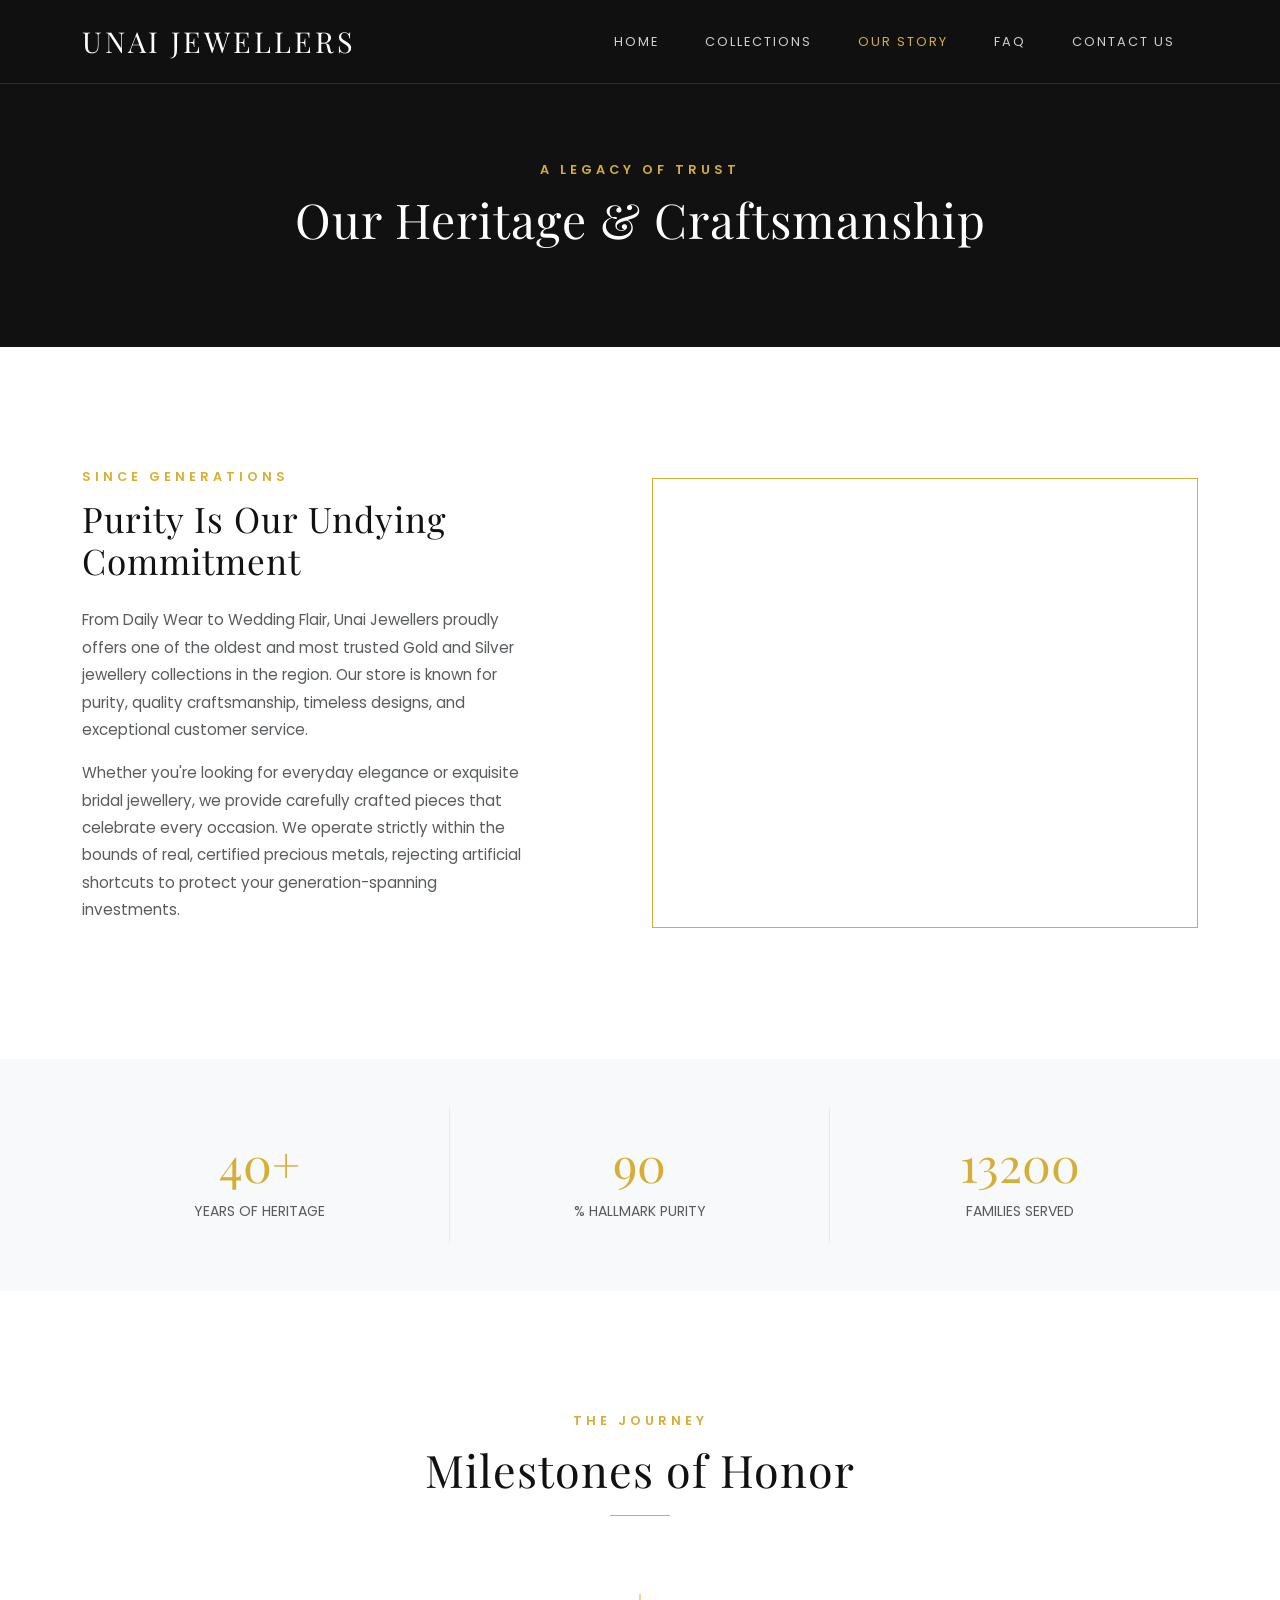
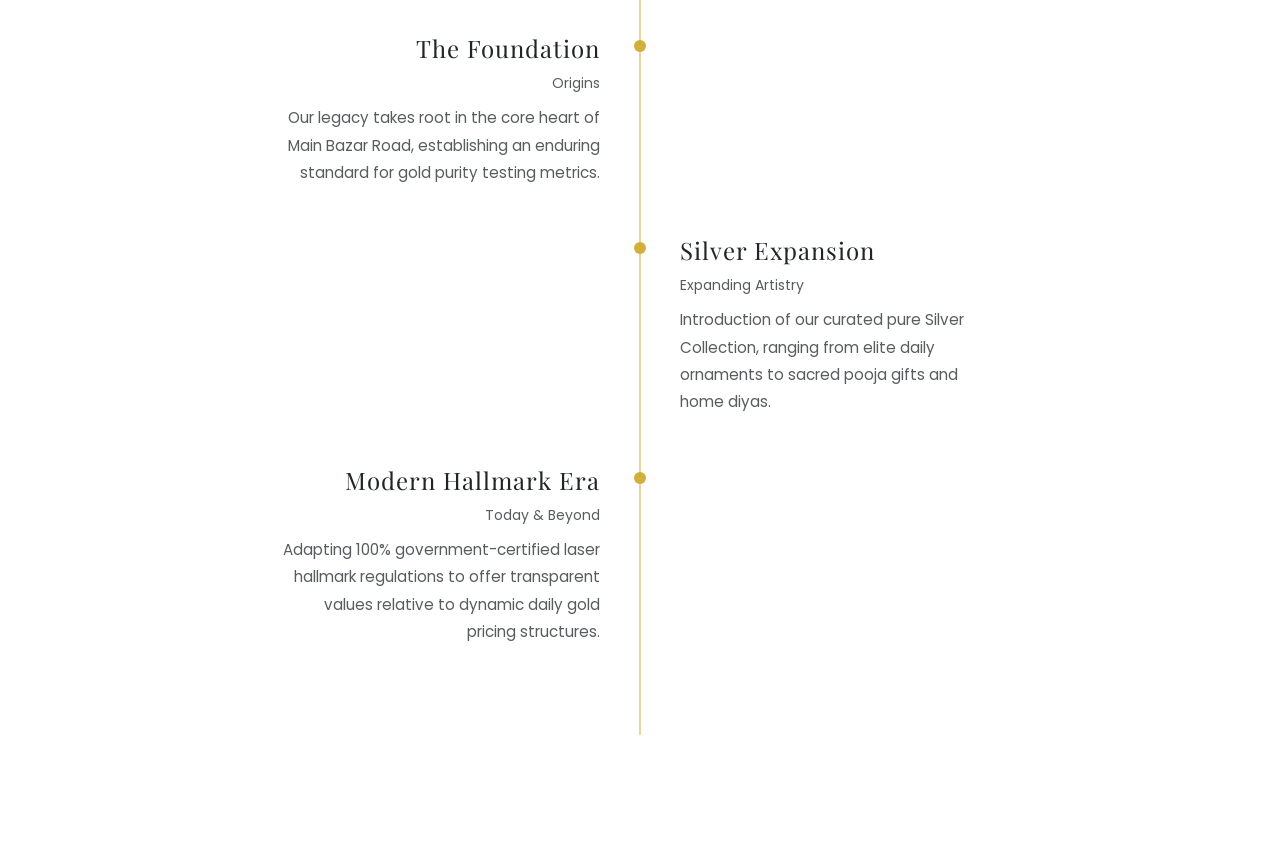
<file: about.html>
<!DOCTYPE html>
<html lang="en">
<head>
    <meta charset="UTF-8">
    <meta name="viewport" content="width=device-width, initial-scale=1.0">
    <title>Our Story & Heritage | Unai Jewellers</title>
    <link href="https://cdn.jsdelivr.net/npm/bootstrap@5.3.2/dist/css/bootstrap.min.css" rel="stylesheet">
    <link rel="stylesheet" href="https://cdnjs.cloudflare.com/ajax/libs/font-awesome/6.4.2/css/all.min.css">
    <link rel="preconnect" href="https://fonts.googleapis.com">
    <link rel="preconnect" href="https://fonts.gstatic.com" crossorigin>
    <link href="https://fonts.googleapis.com/css2?family=Playfair+Display:wght@400;500;600&family=Poppins:wght@300;400;500&display=swap" rel="stylesheet">
    <link href="https://unpkg.com/aos@2.3.1/dist/aos.css" rel="stylesheet">
    <link rel="stylesheet" href="css/style.css">
    <style>
        body { background-color: var(--color-white); }
        .about-hero { padding: 160px 0 90px 0; background: #111; color: #fff; text-align: center; }
        .timeline-container { position: relative; max-width: 800px; margin: 0 auto; padding: 40px 0; }
        .timeline-container::after { content: ''; position: absolute; width: 1px; background-color: var(--color-gold); top: 0; bottom: 0; left: 50%; transform: translateX(-50%); }
        .timeline-block { position: relative; margin-bottom: 50px; width: 50%; padding: 0 40px; }
        .timeline-left { left: 0; text-align: right; }
        .timeline-right { left: 50%; text-align: left; }
        .timeline-badge { position: absolute; width: 12px; height: 12px; background: var(--color-gold); border-radius: 50%; top: 6px; right: -6px; z-index: 2; }
        .timeline-right .timeline-badge { left: -6px; }
        .stat-box { border-right: 1px solid var(--color-light-gray); text-align: center; padding: 20px 0; }
        .stat-box:last-child { border-right: none; }
        .stat-number { font-family: var(--font-primary); font-size: 3rem; color: var(--color-gold); display: block; }
        @media(max-width: 768px) {
            .timeline-container::after { left: 20px; }
            .timeline-block { width: 100%; left: 0 !important; text-align: left !important; padding-left: 45px; padding-right: 0; }
            .timeline-badge { left: 14px !important; }
            .stat-box { border-right: none; border-bottom: 1px solid var(--color-light-gray); }
            .stat-box:last-child { border-bottom: none; }
        }
    </style>
</head>
<body>

    <!-- Luxury Sticky Navigation Bar -->
    <nav class="navbar navbar-expand-lg navbar-luxury fixed-top scrolled">
        <div class="container">
            <a class="navbar-brand navbar-brand-editorial" href="index.html">Unai Jewellers</a>
            <div class="collapse navbar-collapse justify-content-end">
                <ul class="navbar-nav">
                    <li class="nav-item"><a class="nav-link" href="index.html">Home</a></li>
                    <li class="nav-item"><a class="nav-link" href="collections.html">Collections</a></li>
                    <li class="nav-item"><a class="nav-link active" href="about.html">Our Story</a></li>
                    <li class="nav-item"><a class="nav-link" href="faq.html">FAQ</a></li>
                    <li class="nav-item"><a class="nav-link" href="contact.html">Contact Us</a></li>
                </ul>
            </div>
        </div>
    </nav>

    <!-- Page Header Header Section -->
    <section class="about-hero">
        <div class="container">
            <span class="section-subtitle">A Legacy of Trust</span>
            <h1 class="display-5 font-editorial">Our Heritage & Craftsmanship</h1>
        </div>
    </section>

    <!-- Narrative Section -->
    <section class="section-padding">
        <div class="container">
            <div class="row align-items-center justify-content-between">
                <div class="col-lg-5" data-aos="fade-right">
                    <span class="section-subtitle">Since Generations</span>
                    <h2 class="font-editorial mb-4" style="font-size: 2.2rem;">Purity Is Our Undying Commitment</h2>
                    <p class="text-muted"> From Daily Wear to Wedding Flair, Unai Jewellers proudly offers one of the oldest and most trusted Gold and Silver jewellery collections in the region. Our store is known for purity, quality craftsmanship, timeless designs, and exceptional customer service.</p>
                    <p class="text-muted">Whether you're looking for everyday elegance or exquisite bridal jewellery, we provide carefully crafted pieces that celebrate every occasion. We operate strictly within the bounds of real, certified precious metals, rejecting artificial shortcuts to protect your generation-spanning investments.</p>
                </div>
                <div class="col-lg-6" data-aos="fade-left">
                    <!-- Standard Placeholder representation for showroom imagery -->
                    <div style="background: url('https://images.unsplash.com/photo-1617038260897-41a1f14a8ca0?auto=format&fit=crop&w=800&q=80') center/cover no-repeat; height: 450px; border: 1px solid var(--color-gold); padding: 15px;"></div>
                </div>
            </div>
        </div>
    </section>

    <!-- Counter Metrics Section -->
    <section class="bg-light py-5">
        <div class="container">
            <div class="row">
                <div class="col-md-4 stat-box">
                    <span class="stat-number count-metric" data-target="40">0</span>
                    <span class="text-uppercase tracking-wider small text-muted">Years of Heritage</span>
                </div>
                <div class="col-md-4 stat-box">
                    <span class="stat-number count-metric" data-target="100">0</span>
                    <span class="text-uppercase tracking-wider small text-muted">% Hallmark Purity</span>
                </div>
                <div class="col-md-4 stat-box">
                    <span class="stat-number count-metric" data-target="15000">0</span>
                    <span class="text-uppercase tracking-wider small text-muted">Families Served</span>
                </div>
            </div>
        </div>
    </section>

    <!-- Historic Timeline Representation Section -->
    <section class="section-padding">
        <div class="container">
            <div class="section-title-wrapper">
                <span class="section-subtitle">The Journey</span>
                <h2 class="section-title">Milestones of Honor</h2>
            </div>
            
            <div class="timeline-container">
                <div class="timeline-block timeline-left" data-aos="fade-up">
                    <div class="timeline-badge"></div>
                    <h4 class="font-editorial text-dark">The Foundation</h4>
                    <p class="small text-muted mb-2">Origins</p>
                    <p class="text-muted">Our legacy takes root in the core heart of Main Bazar Road, establishing an enduring standard for gold purity testing metrics.</p>
                </div>
                <div class="timeline-block timeline-right" data-aos="fade-up">
                    <div class="timeline-badge"></div>
                    <h4 class="font-editorial text-dark">Silver Expansion</h4>
                    <p class="small text-muted mb-2">Expanding Artistry</p>
                    <p class="text-muted">Introduction of our curated pure Silver Collection, ranging from elite daily ornaments to sacred pooja gifts and home diyas.</p>
                </div>
                <div class="timeline-block timeline-left" data-aos="fade-up">
                    <div class="timeline-badge"></div>
                    <h4 class="font-editorial text-dark">Modern Hallmark Era</h4>
                    <p class="small text-muted mb-2">Today & Beyond</p>
                    <p class="text-muted">Adapting 100% government-certified laser hallmark regulations to offer transparent values relative to dynamic daily gold pricing structures.</p>
                </div>
            </div>
        </div>
    </section>

    <script src="https://cdn.jsdelivr.net/npm/bootstrap@5.3.2/dist/js/bootstrap.bundle.min.js"></script>
    <script src="https://unpkg.com/aos@2.3.1/dist/aos.js"></script>
    <script>
        AOS.init({ once: true });
        
        // Animated Numerical Counters Code
        const counters = document.querySelectorAll('.count-metric');
        counters.forEach(counter => {
            const updateCount = () => {
                const target = +counter.getAttribute('data-target');
                const count = +counter.innerText;
                const speed = target / 50; 
                if (count < target) {
                    counter.innerText = Math.ceil(count + speed);
                    setTimeout(updateCount, 30);
                } else {
                    counter.innerText = target + (target === 100 ? '%' : '+');
                }
            };
            updateCount();
        });
    </script>
</body>
</html>
</file>
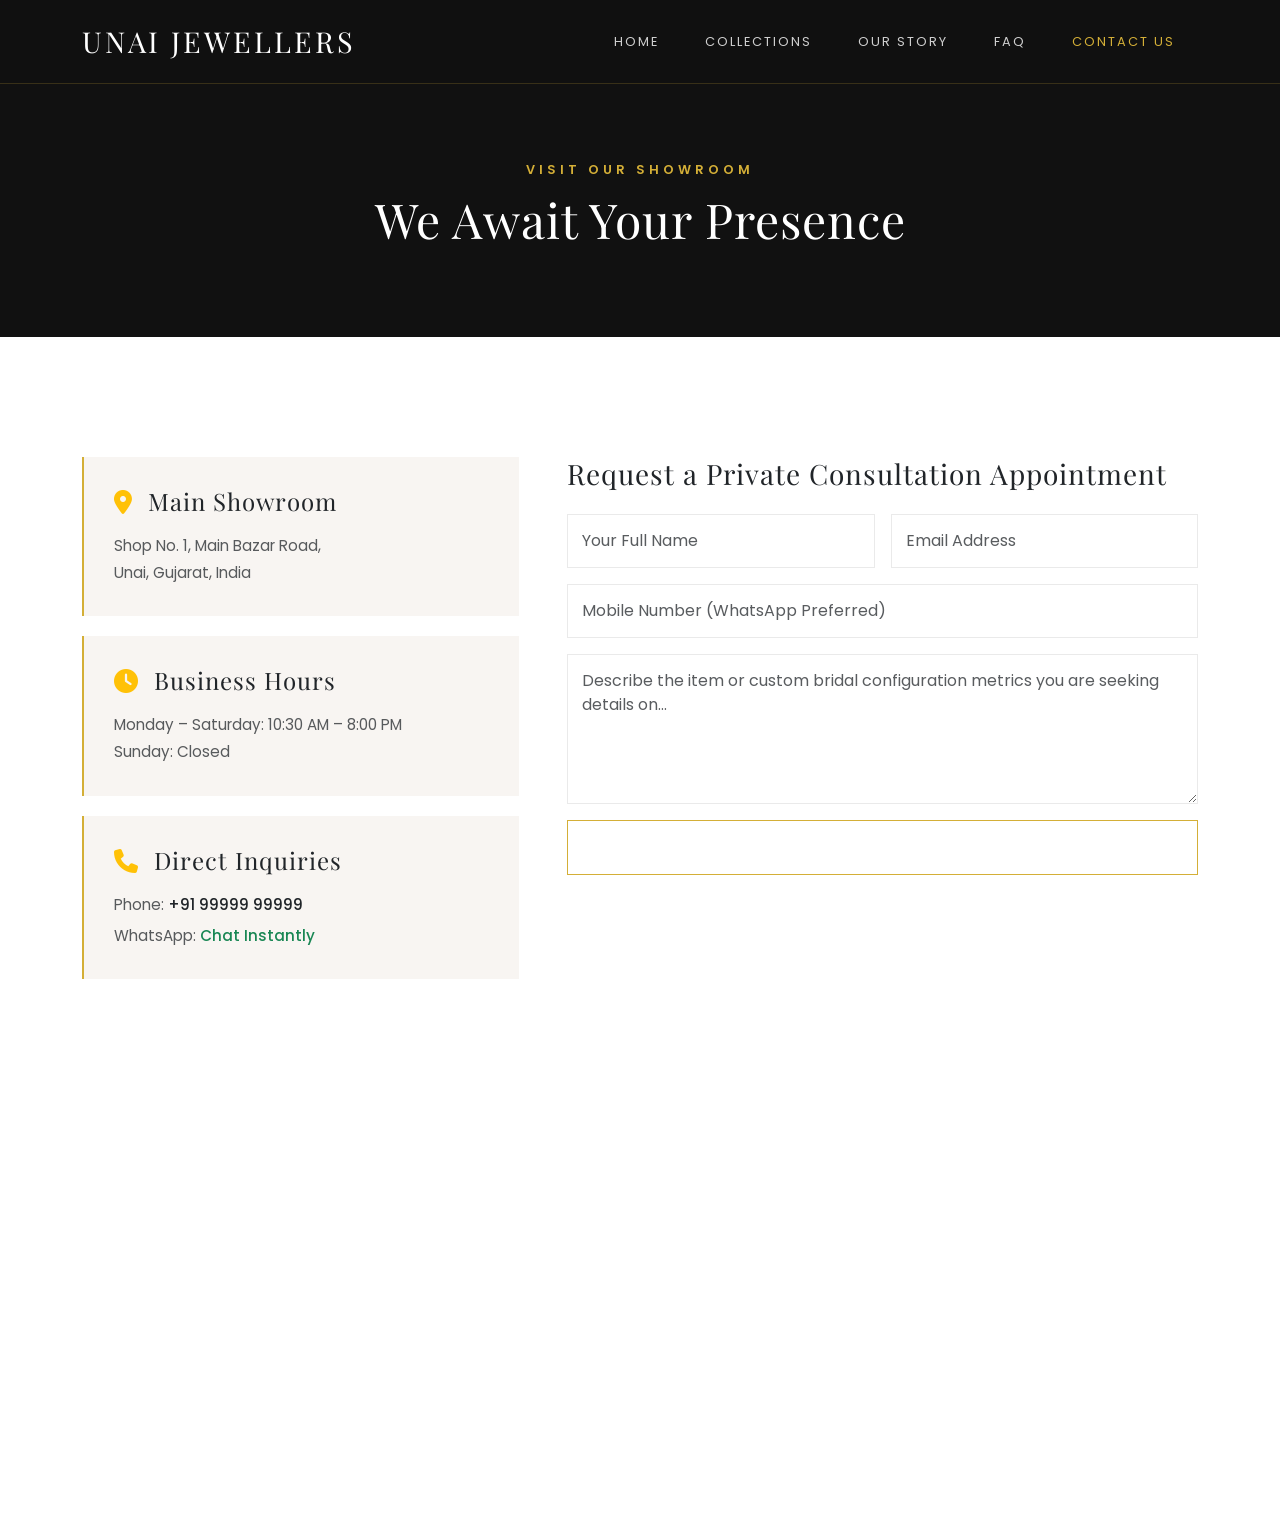
<file: contact.html>
<!DOCTYPE html>
<html lang="en">
<head>
    <meta charset="UTF-8">
    <meta name="viewport" content="width=device-width, initial-scale=1.0">
    <title>Connect with Us | Unai Jewellers</title>
    <link href="https://cdn.jsdelivr.net/npm/bootstrap@5.3.2/dist/css/bootstrap.min.css" rel="stylesheet">
    <link rel="stylesheet" href="https://cdnjs.cloudflare.com/ajax/libs/font-awesome/6.4.2/css/all.min.css">
    <link rel="preconnect" href="https://fonts.googleapis.com">
    <link rel="preconnect" href="https://fonts.gstatic.com" crossorigin>
    <link href="https://fonts.googleapis.com/css2?family=Playfair+Display:wght@400;500&family=Poppins:wght@300;400;500&display=swap" rel="stylesheet">
    <link rel="stylesheet" href="css/style.css">
    <style>
        .contact-hero { padding: 160px 0 80px 0; background: #111; color: #fff; text-align: center; }
        .info-card { background: #F8F5F2; padding: 30px; margin-bottom: 20px; border-left: 2px solid var(--color-gold); }
        .form-control { border-radius: 0; padding: 14px; border: 1px solid var(--color-light-gray); }
        .form-control:focus { border-color: var(--color-gold); box-shadow: none; }
        .map-frame { width: 100%; height: 400px; border: none; filter: grayscale(20%); }
    </style>
</head>
<body>

    <!-- Navigation -->
    <nav class="navbar navbar-expand-lg navbar-luxury fixed-top scrolled">
        <div class="container">
            <a class="navbar-brand navbar-brand-editorial" href="index.html">Unai Jewellers</a>
            <div class="collapse navbar-collapse justify-content-end">
                <ul class="navbar-nav">
                    <li class="nav-item"><a class="nav-link" href="index.html">Home</a></li>
                    <li class="nav-item"><a class="nav-link" href="collections.html">Collections</a></li>
                    <li class="nav-item"><a class="nav-link" href="about.html">Our Story</a></li>
                    <li class="nav-item"><a class="nav-link" href="faq.html">FAQ</a></li>
                    <li class="nav-item"><a class="nav-link active" href="contact.html">Contact Us</a></li>
                </ul>
            </div>
        </div>
    </nav>

    <section class="contact-hero">
        <div class="container">
            <span class="section-subtitle">Visit Our Showroom</span>
            <h1 class="display-5 font-editorial">We Await Your Presence</h1>
        </div>
    </section>

    <section class="section-padding">
        <div class="container">
            <div class="row g-5">
                <!-- Left Details block Column -->
                <div class="col-lg-5">
                    <div class="info-card">
                        <h4 class="font-editorial text-dark mb-3"><i class="fa-solid fa-location-dot me-2 text-warning"></i> Main Showroom</h4>
                        <p class="text-muted mb-0">Shop No. 1, Main Bazar Road,<br>Unai, Gujarat, India</p>
                    </div>
                    <div class="info-card">
                        <h4 class="font-editorial text-dark mb-3"><i class="fa-solid fa-clock me-2 text-warning"></i> Business Hours</h4>
                        <p class="text-muted mb-0">Monday – Saturday: 10:30 AM – 8:00 PM<br>Sunday: Closed</p>
                    </div>
                    <div class="info-card">
                        <h4 class="font-editorial text-dark mb-3"><i class="fa-solid fa-phone me-2 text-warning"></i> Direct Inquiries</h4>
                        <p class="text-muted mb-1">Phone: <a href="tel:+919999999999" class="text-dark fw-medium">+91 99999 99999</a></p>
                        <p class="text-muted mb-0">WhatsApp: <a href="https://wa.me/919999999999" target="_blank" class="text-success fw-medium">Chat Instantly</a></p>
                    </div>
                </div>

                <!-- Right Form Column Wrapper -->
                <div class="col-lg-7">
                    <form id="luxuryContactForm" class="needs-validation" novalidate>
                        <h3 class="font-editorial text-dark mb-4">Request a Private Consultation Appointment</h3>
                        <div class="row g-3">
                            <div class="col-md-6">
                                <input type="text" class="form-control" id="clientName" placeholder="Your Full Name" required>
                            </div>
                            <div class="col-md-6">
                                <input type="email" class="form-control" id="clientEmail" placeholder="Email Address" required>
                            </div>
                            <div class="col-12">
                                <input type="tel" class="form-control" id="clientPhone" placeholder="Mobile Number (WhatsApp Preferred)" required>
                            </div>
                            <div class="col-12">
                                <textarea class="form-control" id="clientMessage" rows="5" placeholder="Describe the item or custom bridal configuration metrics you are seeking details on..." required></textarea>
                            </div>
                            <div class="col-12">
                                <button type="submit" class="btn btn-luxury btn-luxury-gold w-100 py-3">Submit Secure Request</button>
                            </div>
                        </div>
                    </form>
                    <div id="formSuccessToast" class="alert alert-success mt-4 d-none" role="alert">
                        Thank you for reaching out to the house of Unai Jewellers. Our executive concierge will connect with you shortly via WhatsApp or Phone call to confirm details.
                    </div>
                </div>
            </div>
        </div>
    </section>

    <!-- Embedded Google Maps Component Configuration Area -->
    <section class="w-100 p-0 m-0 line-height-0">
        <iframe class="map-frame" src="https://www.google.com/maps/embed?pb=!1m18!1m12!1m3!1d3731.8793043231365!2d73.3323067!3d20.8466657!2m3!1f0!2f0!3f0!3m2!1i1024!2i768!4f13.1!3m3!1m2!1s0x3be063d834a02d4f%3A0xe53f58723932e67a!2sUnai%2C%20Gujarat%20394240!5e0!3m2!1sen!2sin!4v1710000000000!5m2!1sen!2sin" allowfullscreen="" loading="lazy"></iframe>
    </section>

    <script>
        // Production Grade Native Frontend Validation Pipeline Logic
        document.getElementById('luxuryContactForm').addEventListener('submit', function (event) {
            event.preventDefault();
            const form = event.target;
            
            if (!form.checkValidity()) {
                event.stopPropagation();
                form.classList.add('was-validated');
            } else {
                form.classList.remove('was-validated');
                document.getElementById('formSuccessToast').classList.remove('d-none');
                form.reset();
            }
        });
    </script>
</body>
</html>
</file>
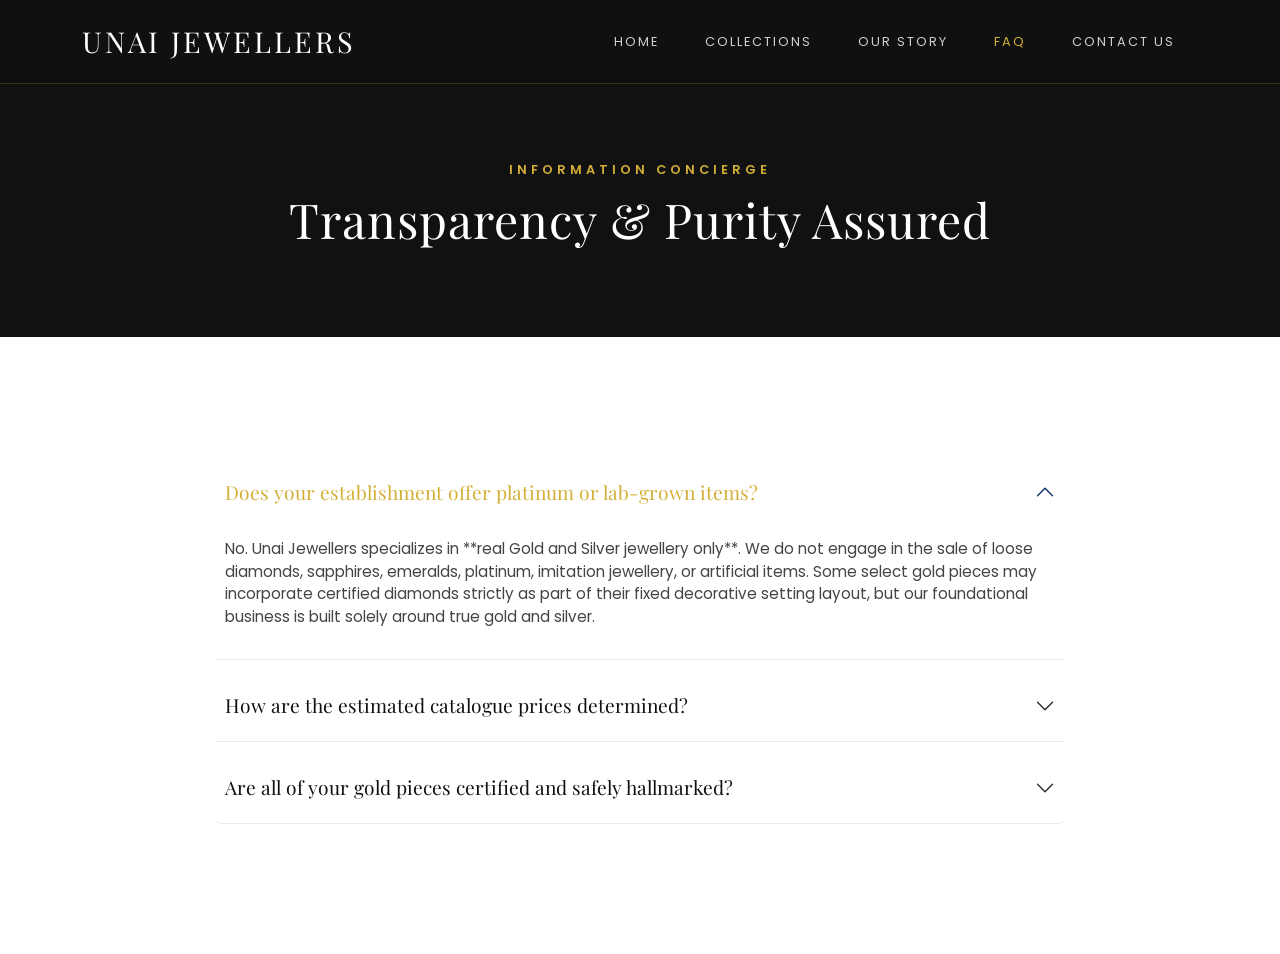
<file: faq.html>
<!DOCTYPE html>
<html lang="en">
<head>
    <meta charset="UTF-8">
    <meta name="viewport" content="width=device-width, initial-scale=1.0">
    <title>Frequently Asked Questions | Unai Jewellers</title>
    <link href="https://cdn.jsdelivr.net/npm/bootstrap@5.3.2/dist/css/bootstrap.min.css" rel="stylesheet">
    <link rel="stylesheet" href="https://cdnjs.cloudflare.com/ajax/libs/font-awesome/6.4.2/css/all.min.css">
    <link rel="preconnect" href="https://fonts.googleapis.com">
    <link rel="preconnect" href="https://fonts.gstatic.com" crossorigin>
    <link href="https://fonts.googleapis.com/css2?family=Playfair+Display:wght@400;500&family=Poppins:wght@300;400;500&display=swap" rel="stylesheet">
    <link rel="stylesheet" href="css/style.css">
    <style>
        .faq-hero { padding: 160px 0 80px 0; background: #111; color: #fff; text-align: center; }
        .accordion-item { border: none; border-bottom: 1px solid var(--color-light-gray); margin-bottom: 10px; background: transparent; }
        .accordion-button { font-family: var(--font-primary); font-size: 1.2rem; padding: 24px 10px; color: var(--color-black); background: transparent !important; box-shadow: none !important; }
        .accordion-button:not(.collapsed) { color: var(--color-gold); }
        .accordion-body { padding: 10px 10px 30px 10px; color: var(--color-dark-gray); font-size: 0.95rem; }
    </style>
</head>
<body>

    <!-- Navigation Bar Link Injection Area -->
    <nav class="navbar navbar-expand-lg navbar-luxury fixed-top scrolled">
        <div class="container">
            <a class="navbar-brand navbar-brand-editorial" href="index.html">Unai Jewellers</a>
            <div class="collapse navbar-collapse justify-content-end">
                <ul class="navbar-nav">
                    <li class="nav-item"><a class="nav-link" href="index.html">Home</a></li>
                    <li class="nav-item"><a class="nav-link" href="collections.html">Collections</a></li>
                    <li class="nav-item"><a class="nav-link" href="about.html">Our Story</a></li>
                    <li class="nav-item"><a class="nav-link active" href="faq.html">FAQ</a></li>
                    <li class="nav-item"><a class="nav-link" href="contact.html">Contact Us</a></li>
                </ul>
            </div>
        </div>
    </nav>

    <section class="faq-hero">
        <div class="container">
            <span class="section-subtitle">Information Concierge</span>
            <h1 class="display-5 font-editorial">Transparency & Purity Assured</h1>
        </div>
    </section>

    <section class="section-padding container" style="max-width: 850px;">
        <div class="accordion" id="luxuryFaqAccordion">
            
            <!-- Item 1 Card -->
            <div class="accordion-item">
                <h2 class="accordion-header" id="faqHeadingOne">
                    <button class="accordion-button" type="button" data-bs-toggle="collapse" data-bs-target="#faqCollapseOne" aria-expanded="true" aria-controls="faqCollapseOne">
                        Does your establishment offer platinum or lab-grown items?
                    </button>
                </h2>
                <div id="faqCollapseOne" class="accordion-collapse collapse show" aria-labelledby="faqHeadingOne" data-bs-parent="#luxuryFaqAccordion">
                    <div class="accordion-body">
                        No. Unai Jewellers specializes in **real Gold and Silver jewellery only**. We do not engage in the sale of loose diamonds, sapphires, emeralds, platinum, imitation jewellery, or artificial items. Some select gold pieces may incorporate certified diamonds strictly as part of their fixed decorative setting layout, but our foundational business is built solely around true gold and silver.
                    </div>
                </div>
            </div>

            <!-- Item 2 Card -->
            <div class="accordion-item">
                <h2 class="accordion-header" id="faqHeadingTwo">
                    <button class="accordion-button collapsed" type="button" data-bs-toggle="collapse" data-bs-target="#faqCollapseTwo" aria-expanded="false" aria-controls="faqCollapseTwo">
                        How are the estimated catalogue prices determined?
                    </button>
                </h2>
                <div id="faqCollapseTwo" class="accordion-collapse collapse" aria-labelledby="faqHeadingTwo" data-bs-parent="#luxuryFaqAccordion">
                    <div class="accordion-body">
                        Because structural precious metal prices fluctuate throughout commodity trading hours, all prices shown on our website use real-time formulas calculated using the calculation rule: `(Live Benchmark Rate per Gram × Item Net Weight) + Making Charges`. These rates are automatically adjusted across our catalog layouts via our JavaScript computation core.
                    </div>
                </div>
            </div>

            <!-- Item 3 Card -->
            <div class="accordion-item">
                <h2 class="accordion-header" id="faqHeadingThree">
                    <button class="accordion-button collapsed" type="button" data-bs-toggle="collapse" data-bs-target="#faqCollapseThree" aria-expanded="false" aria-controls="faqCollapseThree">
                        Are all of your gold pieces certified and safely hallmarked?
                    </button>
                </h2>
                <div id="faqCollapseThree" class="accordion-collapse collapse" aria-labelledby="faqHeadingThree" data-bs-parent="#luxuryFaqAccordion">
                    <div class="accordion-body">
                        Absolutely. Every element within our Gold Collection is backed by government-approved hallmark regulations, detailing explicit purity codes (such as 22K or 18K values) to protect our customers' trust and investment value.
                    </div>
                </div>
            </div>

        </div>
    </section>

    <script src="https://cdn.jsdelivr.net/npm/bootstrap@5.3.2/dist/js/bootstrap.bundle.min.js"></script>
</body>
</html>
</file>
<file: css/style.css>
/* ==========================================================================
   UNAI JEWELLERS - CORE DESIGN SYSTEM (LUXURY BRANDING)
   ========================================================================== */

:root {
    /* Color Tokens */
    --color-gold: #D4AF37;
    --color-gold-hover: #AA841A;
    --color-black: #111111;
    --color-white: #FFFFFF;
    --color-cream: #F8F5F2;
    --color-dark-gray: #444444;
    --color-light-gray: #EAEAEA;
    
    /* Typography Tokens */
    --font-primary: 'Playfair Display', serif;
    --font-secondary: 'Poppins', sans-serif;
    
    /* Layout Tokens */
    --transition-smooth: all 0.5s cubic-bezier(0.25, 1, 0.5, 1);
    --glass-bg: rgba(255, 255, 255, 0.08);
    --glass-border: rgba(255, 255, 255, 0.15);
    --glass-blur: blur(15px);
}

/* Reset & Base Rules */
* {
    box-sizing: border-box;
    margin: 0;
    padding: 0;
}

body {
    font-family: var(--font-secondary);
    background-color: var(--color-white);
    color: var(--color-black);
    overflow-x: hidden;
    -webkit-font-smoothing: antialiased;
}

h1, h2, h3, h4, .font-editorial {
    font-family: var(--font-primary);
    font-weight: 400;
    letter-spacing: 1px;
}

p {
    color: var(--color-dark-gray);
    line-height: 1.8;
    font-size: 0.95rem;
}

a {
    text-decoration: none;
    color: inherit;
    transition: var(--transition-smooth);
}

/* Global Luxury Layout Components */
.section-padding {
    padding: 120px 0;
}

.section-title-wrapper {
    text-align: center;
    margin-bottom: 70px;
}

.section-subtitle {
    font-family: var(--font-secondary);
    font-size: 0.8rem;
    text-transform: uppercase;
    letter-spacing: 4px;
    color: var(--color-gold);
    display: block;
    margin-bottom: 12px;
    font-weight: 600;
}

.section-title {
    font-size: 2.8rem;
    color: var(--color-black);
    position: relative;
    display: inline-block;
    padding-bottom: 20px;
}

.section-title::after {
    content: '';
    position: absolute;
    bottom: 0;
    left: 50%;
    transform: translateX(-50%);
    width: 60px;
    height: 1px;
    background-color: var(--color-gold);
}

/* Custom Scrollbar */
::-webkit-scrollbar {
    width: 6px;
}
::-webkit-scrollbar-track {
    background: var(--color-white);
}
::-webkit-scrollbar-thumb {
    background: var(--color-black);
}

/* Luxury Button System */
.btn-luxury {
    font-family: var(--font-secondary);
    font-size: 0.85rem;
    font-weight: 500;
    letter-spacing: 2px;
    text-transform: uppercase;
    padding: 14px 36px;
    border: 1px solid var(--color-black);
    background: transparent;
    color: var(--color-black);
    position: relative;
    overflow: hidden;
    z-index: 1;
    transition: var(--transition-smooth);
    border-radius: 0;
}

.btn-luxury::before {
    content: '';
    position: absolute;
    top: 0;
    left: -100%;
    width: 100%;
    height: 100%;
    background-color: var(--color-black);
    transition: var(--transition-smooth);
    z-index: -1;
}

.btn-luxury:hover {
    color: var(--color-white) !important;
}

.btn-luxury:hover::before {
    left: 0;
}

.btn-luxury-gold {
    border-color: var(--color-gold);
    color: var(--color-white);
    background: transparent;
}

.btn-luxury-gold::before {
    background-color: var(--color-gold);
}

.btn-luxury-gold:hover {
    border-color: var(--color-gold);
}

/* Sticky Luxury Navbar Styling */
.navbar-luxury {
    padding: 25px 0;
    transition: var(--transition-smooth);
    background: transparent;
    border-bottom: 1px solid rgba(255, 255, 255, 0.1);
}

.navbar-luxury.scrolled {
    background: rgba(17, 17, 17, 0.95);
    backdrop-filter: var(--glass-blur);
    padding: 15px 0;
    border-bottom: 1px solid rgba(212, 175, 55, 0.2);
}

.navbar-brand-editorial {
    font-family: var(--font-primary);
    font-size: 1.8rem;
    color: var(--color-white) !important;
    letter-spacing: 3px;
    text-transform: uppercase;
}

.navbar-luxury.scrolled .navbar-brand-editorial {
    color: var(--color-white) !important;
}

.navbar-luxury .nav-link {
    font-family: var(--font-secondary);
    font-size: 0.8rem;
    font-weight: 400;
    text-transform: uppercase;
    letter-spacing: 2px;
    color: rgba(255, 255, 255, 0.8) !important;
    margin: 0 15px;
    position: relative;
    transition: var(--transition-smooth);
}

.navbar-luxury .nav-link:hover,
.navbar-luxury .nav-link.active {
    color: var(--color-gold) !important;
}

/* Hero Section Base */
.hero-luxury {
    height: 100vh;
    min-height: 700px;
    position: relative;
    background-color: var(--color-black);
    display: flex;
    align-items: center;
    color: var(--color-white);
    overflow: hidden;
}

.hero-overlay {
    position: absolute;
    top: 0;
    left: 0;
    width: 100%;
    height: 100%;
    background: linear-gradient(180deg, rgba(17,17,17,0.6) 0%, rgba(17,17,17,0.85) 100%);
    z-index: 1;
}

.hero-video-bg {
    position: absolute;
    top: 50%;
    left: 50%;
    min-width: 100%;
    min-height: 100%;
    width: auto;
    height: auto;
    transform: translate(-50%, -50%);
    object-fit: cover;
    opacity: 0.4;
    z-index: 0;
}

.hero-content {
    position: relative;
    z-index: 2;
    max-width: 800px;
}

.hero-title {
    font-size: 4.2rem;
    line-height: 1.15;
    margin-bottom: 25px;
    font-weight: 300;
}

.hero-subtitle {
    font-family: var(--font-secondary);
    font-size: 0.9rem;
    text-transform: uppercase;
    letter-spacing: 6px;
    color: var(--color-gold);
    margin-bottom: 20px;
    display: block;
    font-weight: 500;
}
/* ==========================================================================
   COLLECTIONS PAGE - CARD HOVER EFFECTS
   ========================================================================== */

.collection-card{
    cursor: pointer;
    overflow: hidden;
    border: none;
    transition: all .35s ease;
    background: var(--color-white);
}

.collection-card:hover{
    transform: translateY(-10px);
    box-shadow: 0 18px 40px rgba(0,0,0,.18) !important;
}

.collection-card img{
    transition: transform .4s ease;
}

.collection-card:hover img{
    transform: scale(1.06);
}

.collection-card .card-body{
    transition: all .35s ease;
}

.collection-card:hover .card-body{
    background: #fcfcfc;
}

.badge{
    border-radius: 30px;
    font-weight: 500;
    padding: .45rem .9rem;
    letter-spacing: .5px;
}
</file>
